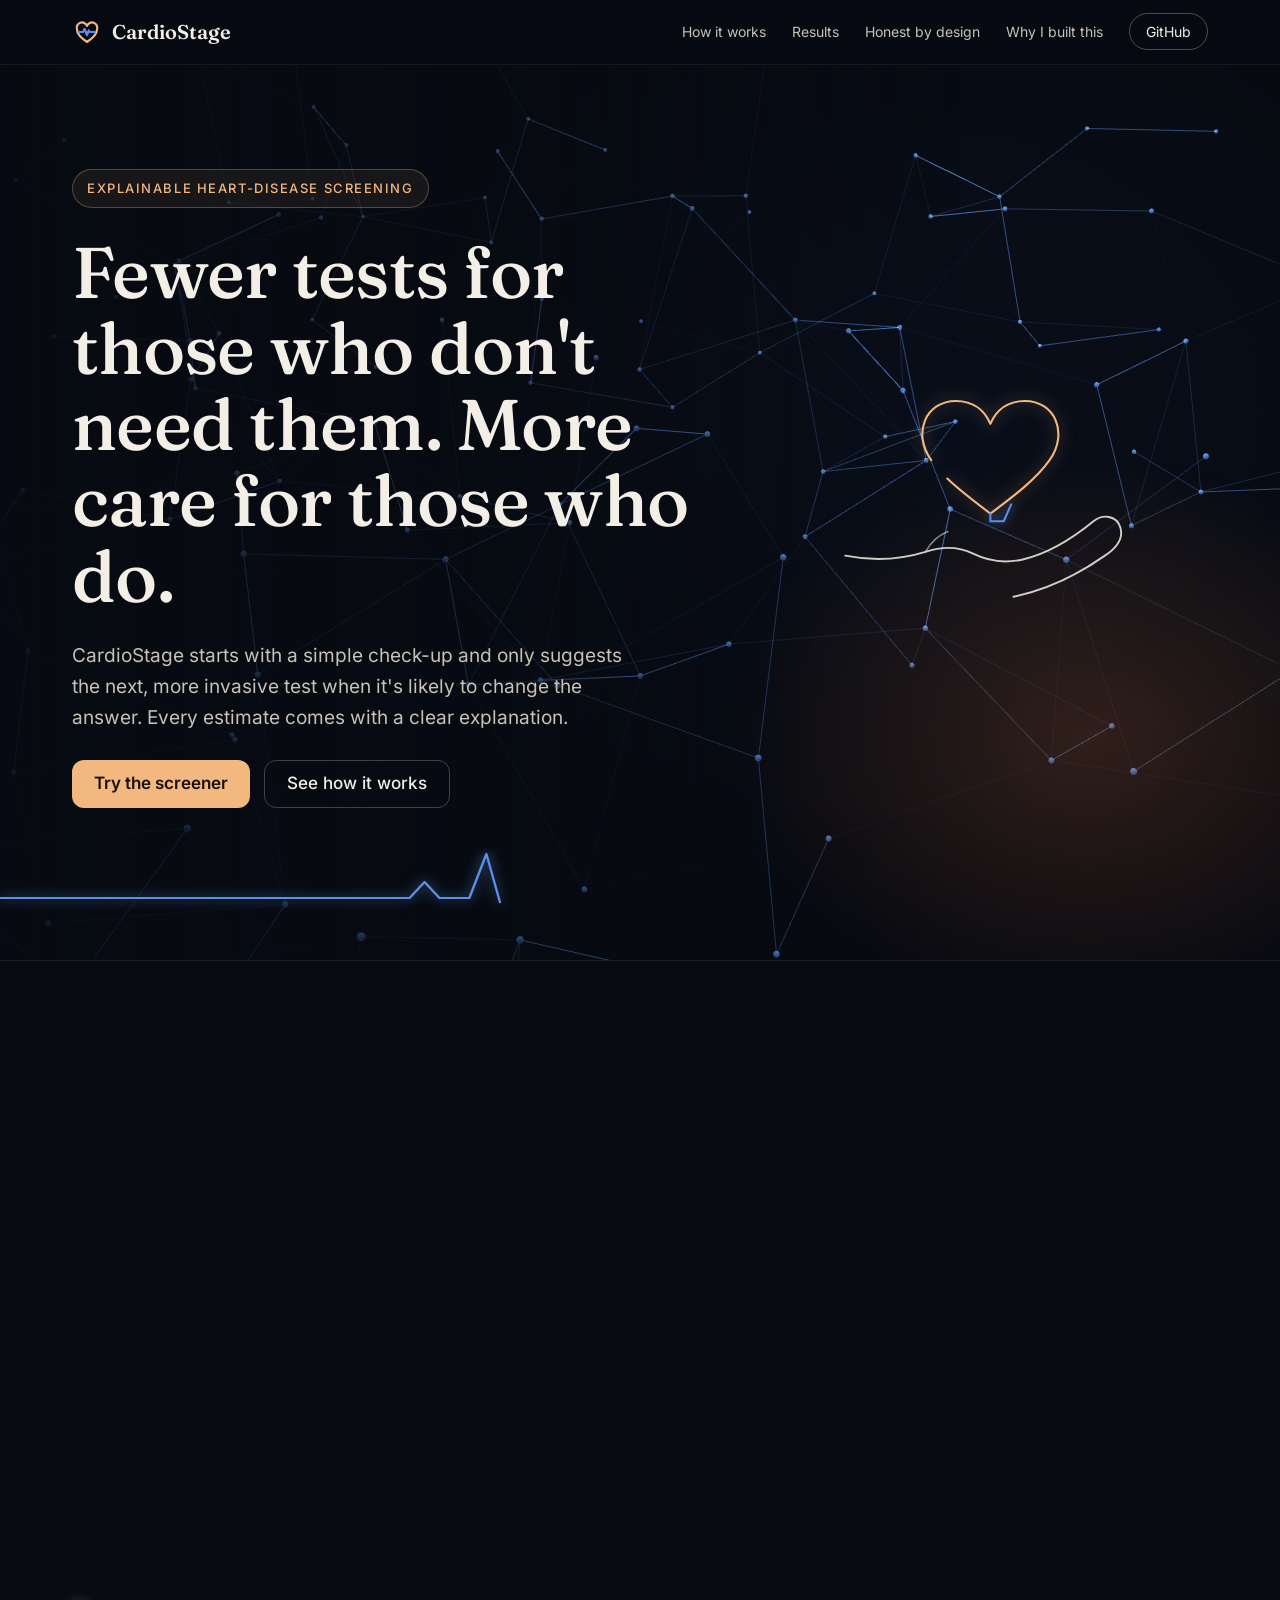
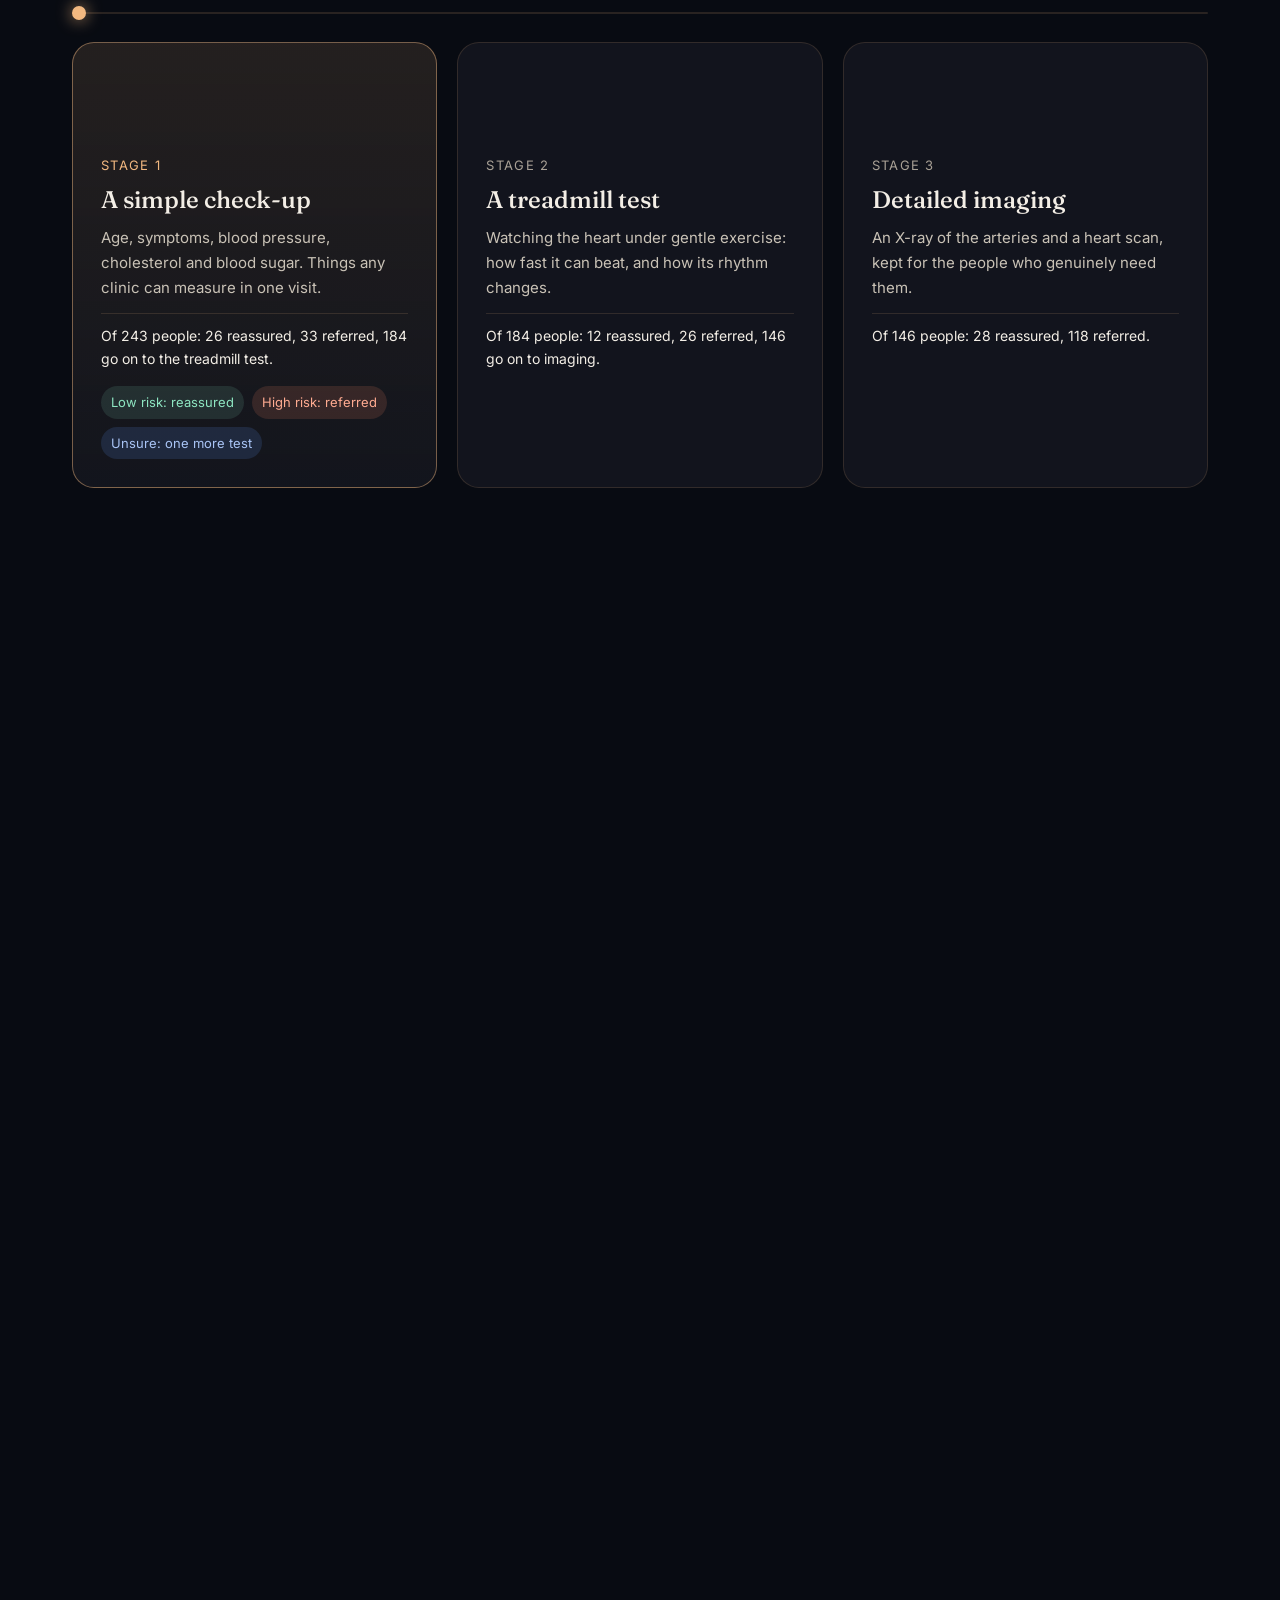
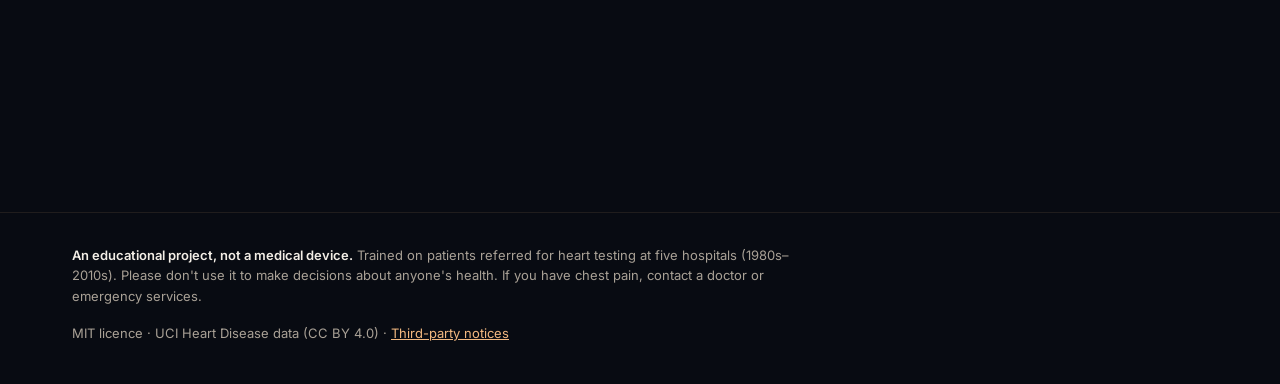
<file: site/index.html>
<!doctype html>
<html lang="en">
<head>
<meta charset="utf-8">
<meta name="viewport" content="width=device-width, initial-scale=1">
<!--
  Security: only this site's own files may load. No external scripts, fonts,
  styles or connections; no inline scripts or style attributes.
-->
<meta http-equiv="Content-Security-Policy" content="default-src 'self'; script-src 'self'; style-src 'self'; img-src 'self' data:; font-src 'self'; connect-src 'self'; object-src 'none'; base-uri 'none'; form-action 'none'">
<meta name="referrer" content="no-referrer">
<title>CardioStage · Staged, explainable heart-disease screening</title>
<meta name="description" content="CardioStage: an educational machine-learning project that screens for heart disease step by step, asking for invasive tests only when they're likely to change the answer.">
<link rel="icon" href="assets/img/favicon.svg" type="image/svg+xml">
<link rel="stylesheet" href="vendor/lenis.css">
<link rel="stylesheet" href="assets/css/site.css">
</head>
<body>
<a class="skip-link" href="#main">Skip to content</a>

<header class="nav">
  <div class="container nav__inner">
    <a class="brand" href="#top" aria-label="CardioStage, back to top">
      <svg class="brand__mark" viewBox="0 0 30 30" aria-hidden="true"><path class="ink-warm" d="M15 25c-6-4-10-8-10-12.5A5 5 0 0 1 15 9a5 5 0 0 1 10 3.5C25 17 21 21 15 25z"/><path class="ink-blue" d="M7 15h4l1.6-3 2.4 6 1.8-4.5 1 1.5H23"/></svg>
      <span>CardioStage</span>
    </a>
    <nav aria-label="Sections">
      <ul class="nav__links">
        <li><a href="#how">How it works</a></li>
        <li><a href="#results">Results</a></li>
        <li><a href="#honest">Honest by design</a></li>
        <li><a href="#why">Why I built this</a></li>
        <li><a class="pill" href="https://github.com/harshfiu/CardioStage">GitHub</a></li>
      </ul>
    </nav>
  </div>
</header>

<main id="main">
<!-- HERO -->
<section class="hero" id="top">
  <div class="hero__bg" id="hero-bg" aria-hidden="true"></div>
  <div class="hero__glow" aria-hidden="true"></div>
  <div class="container hero__inner">
    <div class="hero__copy">
      <span class="eyebrow eyebrow--pill">Explainable heart-disease screening</span>
      <h1 class="hero__title" id="hero-title">Fewer tests for those who don't need them. More care for those who do.</h1>
      <p class="lead">CardioStage starts with a simple check-up and only suggests the next, more invasive test when it's likely to change the answer. Every estimate comes with a clear explanation.</p>
      <div class="actions">
        <a class="btn btn--primary" href="#start">Try the screener</a>
        <a class="btn btn--ghost" href="#how">See how it works</a>
      </div>
    </div>
    <svg class="hero__art draw" viewBox="0 0 440 360" role="img" aria-label="Line drawing of a hand gently holding a heart, its outline continuing as a heartbeat line">
      <path class="ink-warm glow-warm" d="M150 150c-20-28 -6-62 26-62c18 0 30 10 36 24c6-14 18-24 36-24c32 0 46 34 26 62c-14 20-38 38-62 56c-24-18-48-36-62-56z"/>
      <path class="ink-light" d="M60 250c30 6 58 4 84 -4c18-6 34-6 50 2c16 8 34 10 52 6c26-6 52-22 74-40c10-8 24-6 28 6c4 12-4 22-16 30c-34 24-70 40-112 46c-40 6-80 2-120-8"/>
      <path class="ink-light ink-soft" d="M144 246c8-14 20-22 34-24c12-2 22 2 30 10"/>
      <path class="ink-blue glow-blue" d="M212 206 L212 214 L226 214 L234 196 L244 232 L254 206 L262 214 L300 214 C330 214 360 200 420 200"/>
    </svg>
  </div>
  <svg class="hero__ecg draw" viewBox="0 0 1200 80" preserveAspectRatio="none" aria-hidden="true">
    <path class="ink-blue glow-blue" d="M0 50 H360 L384 50 L398 34 L412 50 L440 50 L456 6 L474 74 L492 42 L506 50 H760 L784 50 L798 34 L812 50 L840 50 L856 6 L874 74 L892 42 L906 50 H1200"/>
  </svg>
</section>

<!-- HEADLINE NUMBERS -->
<section class="container stats" aria-label="Headline results">
  <div class="card stat reveal">
    <span class="stat__value"><span data-count="invasive_reduction" data-suffix="%">40%</span></span>
    <span class="stat__label">fewer invasive tests</span>
    <span class="stat__note">than giving everyone every test, while catching the same sick patients (cross-validation; 95% CI <span data-bind="invasive_ci">33–46%</span>)</span>
  </div>
  <div class="card stat reveal">
    <span class="stat__value"><span data-count="sealed_missed">0</span> of <span data-bind="sealed_sick">28</span></span>
    <span class="stat__label">sick patients missed</span>
    <span class="stat__note">on a test set kept sealed until the very end (exact 95% CI for recall: <span data-bind="sealed_recall_ci">87.7–100%</span>)</span>
  </div>
  <div class="card stat reveal">
    <span class="stat__value"><span data-bind="hospitals">5</span> hospitals</span>
    <span class="stat__label">learned from in version 2</span>
    <span class="stat__note">Cleveland, Hungary, Switzerland, VA Long Beach and Iran: the check-up model now learns from all of them</span>
  </div>
</section>

<!-- HOW IT WORKS (pinned on wide screens) -->
<section class="how" id="how">
  <div class="container how__inner">
    <div class="section-head reveal">
      <span class="eyebrow">How it works</span>
      <h2>One step at a time, the way a careful doctor would.</h2>
      <p class="lead lead--sm">Each stage asks only for what's needed. If the answer is already clear, you stop there.</p>
    </div>
    <div class="how__track" aria-hidden="true"><span class="how__line"></span><span class="how__dot"></span></div>
    <ol class="stages">
      <li class="card stage" data-stage="1">
        <svg class="stage__icon draw" viewBox="0 0 72 72" aria-hidden="true"><path class="ink-warm" d="M20 12v16a12 12 0 0 0 24 0V12"/><path class="ink-warm" d="M32 40v8a10 10 0 0 0 20 0v-6"/><circle class="ink-light" cx="52" cy="38" r="5"/><path class="ink-light" d="M16 12h8M40 12h8"/></svg>
        <span class="stage__num">Stage 1</span>
        <h3>A simple check-up</h3>
        <p>Age, symptoms, blood pressure, cholesterol and blood sugar. Things any clinic can measure in one visit.</p>
        <p class="stage__flow" data-flow="1">Of 243 people: 26 reassured, 33 referred, 184 go on to one more test.</p>
        <ul class="tags" aria-label="Possible outcomes">
          <li class="tag tag--clear">Low risk: reassured</li>
          <li class="tag tag--refer">High risk: referred</li>
          <li class="tag tag--next">Unsure: one more test</li>
        </ul>
      </li>
      <li class="card stage" data-stage="2">
        <svg class="stage__icon draw" viewBox="0 0 72 72" aria-hidden="true"><circle class="ink-light" cx="40" cy="14" r="5"/><path class="ink-light" d="M38 21l-6 14 8 6-4 14M32 35l-10 6M38 25l10 8"/><path class="ink-warm" d="M10 60h52l-4-6H14z"/></svg>
        <span class="stage__num">Stage 2</span>
        <h3>A treadmill test</h3>
        <p>Watching the heart under gentle exercise: how fast it can beat, and how its rhythm changes.</p>
        <p class="stage__flow" data-flow="2"></p>
      </li>
      <li class="card stage" data-stage="3">
        <svg class="stage__icon draw" viewBox="0 0 72 72" aria-hidden="true"><path class="ink-light" d="M36 16a20 20 0 1 1 -0.1 0"/><path class="ink-warm" d="M26 38c4-6 8-6 10 0s6 6 10 0"/><path class="ink-light" d="M10 64h52"/></svg>
        <span class="stage__num">Stage 3</span>
        <h3>Detailed imaging</h3>
        <p>An X-ray of the arteries and a heart scan, kept for the people who genuinely need them.</p>
        <p class="stage__flow" data-flow="3"></p>
      </li>
    </ol>
  </div>
</section>

<!-- RESULTS -->
<section class="container split" id="results">
  <div class="section-head reveal">
    <span class="eyebrow">Results</span>
    <h2>The same safety, with far fewer invasive tests.</h2>
    <p class="lead lead--sm">Both approaches are set to catch <span data-bind="target_recall">97%</span> of sick patients. CardioStage gets there while sparing about four in ten people the dye X-ray and the nuclear scan.</p>
  </div>
  <figure class="card chart reveal" id="chart-compare" aria-labelledby="compare-caption">
    <figcaption id="compare-caption" class="chart__caption">People needing invasive tests (<span data-bind="cv_patients">243</span> patients, predictions on unseen folds)</figcaption>
    <div class="bars" data-chart="compare"></div>
    <p class="chart__foot" data-bind="compare_foot"></p>
  </figure>
</section>

<section class="container" aria-labelledby="flow-title">
  <figure class="card chart reveal" id="chart-flow" aria-labelledby="flow-title">
    <figcaption><h3 class="chart__title" id="flow-title">Where people stop along the way</h3>
      <span class="chart__caption">Each bar is one stage: reassured, referred, or sent on to the next test.</span></figcaption>
    <div class="flow" data-chart="flow"></div>
    <ul class="legend" aria-label="Legend">
      <li><span class="swatch swatch--clear"></span>Reassured (low risk)</li>
      <li><span class="swatch swatch--refer"></span>Referred (high risk)</li>
      <li><span class="swatch swatch--next"></span>One more test</li>
    </ul>
  </figure>
</section>

<!-- HONEST BY DESIGN -->
<section class="container honest" id="honest">
  <div class="section-head reveal">
    <span class="eyebrow">Honest by design</span>
    <h2>A number you can understand, and trust.</h2>
  </div>
  <div class="grid-3">
    <div class="card feature reveal"><h3>It means what it says</h3><p>When CardioStage says 30%, about 30 in 100 such patients had heart disease. Typically within 3–5 points.</p></div>
    <div class="card feature reveal"><h3>It explains itself</h3><p>Every estimate shows which measurements raised or lowered it, in plain language.</p></div>
    <div class="card feature reveal"><h3>It's open about its limits</h3><p>It flags patients unlike anyone it learned from, and says plainly where it can go wrong.</p></div>
  </div>
  <figure class="card chart reveal" aria-labelledby="explain-title">
    <figcaption><h3 class="chart__title" id="explain-title">An example: why <span data-bind="example_risk">40%</span>?</h3>
      <span class="chart__caption">A 54-year-old man at the check-up stage. Starting from a typical patient's <span data-bind="example_base">61%</span>, each measurement nudges the estimate. Contributions in percentage points; they describe the model, not causes of disease.</span></figcaption>
    <div class="explain" data-chart="explain"></div>
  </figure>
</section>

<!-- TESTED BEYOND HOME -->
<section class="container section" aria-labelledby="hosp-title">
  <div class="section-head reveal">
    <span class="eyebrow">Tested beyond home</span>
    <h2 id="hosp-title">Version 1: trained in Cleveland, checked in three other hospitals.</h2>
    <p class="lead lead--sm">Ranking quality (ROC-AUC, 0.5 = coin flip, 1.0 = perfect) with 95% intervals. Hungary looks like Cleveland; VA Long Beach is harder; Switzerland had only 8 healthy patients, so we honestly can't tell.</p>
  </div>
  <figure class="card chart reveal" aria-label="ROC-AUC by hospital for the check-up and treadmill stages">
    <div class="hosp" data-chart="hospitals"></div>
    <ul class="legend" aria-label="Legend"><li><span class="swatch swatch--blue"></span>Check-up stage</li><li><span class="swatch swatch--warm"></span>+ Treadmill stage</li></ul>
  </figure>
</section>

<!-- VERSION 2 -->
<section class="container section" id="v2" aria-labelledby="v2-title">
  <div class="section-head reveal">
    <span class="eyebrow">Version 2</span>
    <h2 id="v2-title">Then we tested it on modern patients, and learned from them.</h2>
    <p class="lead lead--sm">On 303 patients from Iran (2010s), version 1 missed about a third of sick patients: it had learned from 1980s Cleveland that <em>typical angina</em> means low risk. Version 2's check-up model learns from all five hospitals. Same sealed-test patients for both versions below.</p>
  </div>
  <figure class="card chart reveal" aria-label="Check-up stage ROC-AUC per hospital on the sealed test, version 1 versus version 2">
    <div class="hosp" data-chart="v2"></div>
    <ul class="legend" aria-label="Legend"><li><span class="swatch swatch--blue"></span>Version 2 (five hospitals)</li><li><span class="swatch swatch--warm"></span>Version 1 (Cleveland only)</li></ul>
    <figcaption class="chart__caption">Ranking quality (ROC-AUC) with 95% intervals, 245 sealed-test patients. Overall: <strong data-bind="v1_auc">0.78</strong> → <strong data-bind="v2_auc">0.84</strong>. Sick patients wrongly reassured at the check-up: <strong data-bind="v1_cleared">9</strong> → <strong data-bind="v2_cleared">0</strong>.</figcaption>
  </figure>
  <ul class="limits__list v2__notes reveal">
    <li><strong>Typical angina, then and now:</strong> in Iran, <span data-bind="ta_actual">97%</span> of these patients were sick. Version 1 estimated <span data-bind="ta_v1">28%</span>, version 2 <span data-bind="ta_v2">81%</span>: much better, still somewhat low, so the app keeps its warning.</li>
    <li><strong>An honest weak spot:</strong> at VA Long Beach, version 2 ranks its 40 test patients worse than version 1 did. Version 1 was unusually lucky there; on hospitals neither version saw, both score about 0.70 at VA.</li>
    <li><strong>A flaw we caught and fixed:</strong> pooling first taught the model that lower cholesterol means more risk, because Iran's cholesterol is estimated, in a modern population. That value is now treated as not measured.</li>
    <li><strong>Two looks at the test:</strong> these numbers are a second look after that fix, so they're slightly optimistic. The first, unbiased look at the first version 2 was AUC <span data-bind="first_auc">0.84</span> with <span data-bind="first_cleared">1</span> sick patient wrongly reassured.</li>
  </ul>
</section>

<!-- VS CHATBOTS -->
<section class="container section" id="chatbots" aria-labelledby="chatbots-title">
  <div class="section-head reveal">
    <span class="eyebrow">Why not just ask a chatbot?</span>
    <h2 id="chatbots-title">We asked two, on the same patients.</h2>
    <p class="lead lead--sm">The same 245 sealed-test patients and the same six check-up facts went to free ChatGPT and paid Claude (Opus 5.5), 14–15 patients per fresh chat, one try each. The prompt and every measure were published before any patient was sent.</p>
  </div>
  <figure class="card chart reveal" aria-label="ROC-AUC per hospital on the sealed test: CardioStage, paid Claude and free ChatGPT">
    <div class="hosp hosp--three" data-chart="chatbots"></div>
    <ul class="legend" aria-label="Legend"><li><span class="swatch swatch--blue"></span>CardioStage v2</li><li><span class="swatch swatch--warm"></span>Claude, paid (Opus 5.5)</li><li><span class="swatch swatch--grey"></span>ChatGPT, free</li></ul>
    <figcaption class="chart__caption">Ranking quality (ROC-AUC) with 95% intervals. Overall: CardioStage <strong data-bind="bot_cs_auc">0.84</strong>, Claude <strong data-bind="bot_claude_auc">0.85</strong>, ChatGPT <strong data-bind="bot_gpt_auc">0.76</strong>.</figcaption>
  </figure>
  <ul class="limits__list v2__notes reveal">
    <li><strong>Ranking:</strong> paid Claude ranked patients about as well as CardioStage (no clear difference). Free ChatGPT was clearly worse.</li>
    <li><strong>Honest percentages:</strong> both chatbots guessed too low across the board, about <span data-bind="bot_pred">50%</span> on average where <span data-bind="bot_actual">59%</span> were sick. CardioStage's calibration error was <span data-bind="bot_cs_ece">0.040</span>, the chatbots' about <span data-bind="bot_llm_ece">0.11</span>.</li>
    <li><strong>Safety:</strong> CardioStage reassured <span data-bind="bot_cs_cleared">11%</span> of patients and none were sick. Claude reassured fewer and included <span data-bind="bot_claude_missed">1</span> sick patient, ChatGPT <span data-bind="bot_gpt_missed">3</span>. Small numbers, but a chatbot's percentages come with no tested cut-off at all.</li>
    <li><strong>Where the chatbots win:</strong> on typical angina, CardioStage's known weak spot, both chatbots told sick from healthy better. Textbook knowledge helps exactly where 1980s data misled.</li>
    <li><strong>Read with care:</strong> free ChatGPT vs paid Claude, one try each, several patients per message. Claude did slightly better on Cleveland, a famous public dataset, than on Iran's: possibly memorised, not proven.</li>
  </ul>
</section>

<!-- LIMITATIONS -->
<section class="container" id="limits" aria-labelledby="limits-title">
  <div class="card limits reveal">
    <span class="eyebrow">What it can't do</span>
    <h2 id="limits-title">Limitations, stated plainly.</h2>
    <ul class="limits__list">
      <li><strong>Version 1 missed about a third of sick patients in a modern test (Iran).</strong> Version 2 learns from five hospitals and fixes most of that, but still somewhat underestimates "typical angina" (the app warns about it) and did worse than version 1 at VA Long Beach.</li>
      <li>Small, mostly old data: the check-up stage learned from 976 patients at five hospitals (1980s–2010s), the later stages from 243 patients at one US hospital in the 1980s.</li>
      <li>Everyone in the data was already referred for heart tests, so its patterns don't apply to the general public.</li>
      <li>Its decision thresholds were tuned on its training hospitals (the check-up stage on all five, the later stages in Cleveland); any new setting would need to check them again.</li>
      <li>The imaging stage couldn't be checked at other hospitals, which lacked that data.</li>
      <li>In version 1's testing, a woman with atypical chest pain was reassured too early, mirroring how heart disease in women is often under-recognised.</li>
    </ul>
  </div>
</section>

<!-- WHY I BUILT THIS -->
<section class="container" id="why" aria-labelledby="why-title">
  <div class="card why reveal">
    <svg class="why__art draw" viewBox="0 0 220 220" role="img" aria-label="Line drawing of an open notebook with a pencil sketching a heartbeat">
      <path class="ink-light" d="M30 60c26-10 52-10 80 4c28-14 54-14 80-4v110c-26-10-52-10-80 4c-28-14-54-14-80-4z"/>
      <path class="ink-light ink-soft" d="M110 64v110"/>
      <path class="ink-warm" d="M44 120h18l6-12 8 24 6-16 4 4h16"/>
      <path class="ink-blue" d="M150 150l34-60 10 6-34 60-12 6z"/>
    </svg>
    <div class="why__copy">
      <span class="eyebrow" id="why-title">Why I built this</span>
      <blockquote class="why__quote">
        <p>I built CardioStage as my first real dive into medicine, and I chose the heart because it demands more attention to detail than almost anything else. It was also the first time I'd challenged myself with a project where the people behind the data are real, and where every percentage truly matters. What surprised me most was how many factors can shift a heart-risk estimate, far more than I expected. This isn't a medical-grade tool, and I'm still learning both machine learning and medicine, but I gave it everything I had, and I'll keep improving it as I discover new methods and better ways to evaluate it.</p>
        <footer><strong>Harsh Gupta</strong> · builder of CardioStage</footer>
      </blockquote>
    </div>
  </div>
</section>

<!-- CTA -->
<section class="container" id="start" aria-labelledby="start-title">
  <div class="card cta reveal">
    <div>
      <h2 id="start-title">Try it yourself.</h2>
      <p>Use the online screener in your browser. It shows a short notice about privacy first, and if nobody has used it for a while it can take a minute or two to wake up. Or run your own copy, where nothing ever leaves your computer.</p>
    </div>
    <div class="actions">
      <a class="btn btn--primary" href="https://cardiostage.streamlit.app/" rel="noopener">Open the online screener</a>
      <a class="btn btn--ghost" href="https://github.com/harshfiu/CardioStage#quick-start">Run it on your computer</a>
      <a class="btn btn--ghost is-hidden" id="local-app" href="http://localhost:8501">Open the local app</a>
    </div>
  </div>
</section>
</main>

<footer class="site-footer">
  <div class="container site-footer__inner">
    <p><strong>An educational project, not a medical device.</strong> Trained on patients referred for heart testing at five hospitals (1980s–2010s). Please don't use it to make decisions about anyone's health. If you have chest pain, contact a doctor or emergency services.</p>
    <p>MIT licence · UCI Heart Disease data (CC BY 4.0) · <a href="licenses/NOTICES.html">Third-party notices</a></p>
  </div>
</footer>

<noscript><p class="noscript">This page works without JavaScript, but charts and animation need it. All results are also in the <a href="https://github.com/harshfiu/CardioStage">GitHub README</a>.</p></noscript>

<script src="assets/data/site-data.js"></script>
<script src="vendor/gsap.min.js"></script>
<script src="vendor/ScrollTrigger.min.js"></script>
<script src="vendor/DrawSVGPlugin.min.js"></script>
<script src="vendor/SplitText.min.js"></script>
<script src="vendor/lenis.min.js"></script>
<script src="vendor/three.min.js"></script>
<script src="vendor/vanta.net.min.js"></script>
<script src="assets/js/main.js"></script>
</body>
</html>
</file>
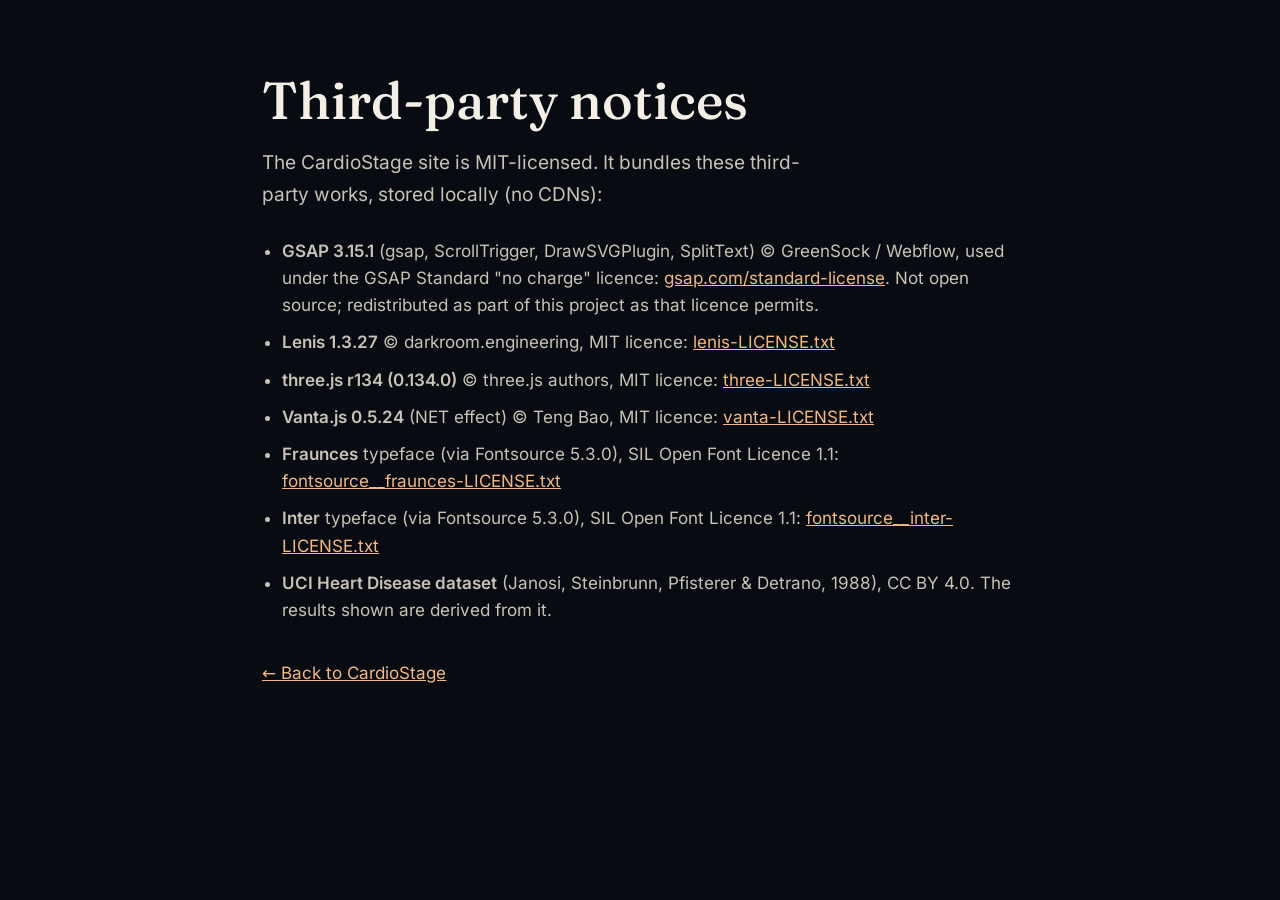
<file: site/licenses/NOTICES.html>
<!doctype html>
<html lang="en">
<head>
<meta charset="utf-8">
<meta name="viewport" content="width=device-width, initial-scale=1">
<meta http-equiv="Content-Security-Policy" content="default-src 'self'; style-src 'self'; object-src 'none'; base-uri 'none'">
<title>CardioStage · Third-party notices</title>
<link rel="stylesheet" href="../assets/css/site.css">
</head>
<body>
<main class="container notices">
<h1>Third-party notices</h1>
<p class="lead">The CardioStage site is MIT-licensed. It bundles these third-party works, stored locally (no CDNs):</p>
<ul class="limits__list">
<li><strong>GSAP 3.15.1</strong> (gsap, ScrollTrigger, DrawSVGPlugin, SplitText) © GreenSock / Webflow, used under the GSAP Standard "no charge" licence: <a href="https://gsap.com/standard-license">gsap.com/standard-license</a>. Not open source; redistributed as part of this project as that licence permits.</li>
<li><strong>Lenis 1.3.27</strong> © darkroom.engineering, MIT licence: <a href="lenis-LICENSE.txt">lenis-LICENSE.txt</a></li>
<li><strong>three.js r134 (0.134.0)</strong> © three.js authors, MIT licence: <a href="three-LICENSE.txt">three-LICENSE.txt</a></li>
<li><strong>Vanta.js 0.5.24</strong> (NET effect) © Teng Bao, MIT licence: <a href="vanta-LICENSE.txt">vanta-LICENSE.txt</a></li>
<li><strong>Fraunces</strong> typeface (via Fontsource 5.3.0), SIL Open Font Licence 1.1: <a href="fontsource__fraunces-LICENSE.txt">fontsource__fraunces-LICENSE.txt</a></li>
<li><strong>Inter</strong> typeface (via Fontsource 5.3.0), SIL Open Font Licence 1.1: <a href="fontsource__inter-LICENSE.txt">fontsource__inter-LICENSE.txt</a></li>
<li><strong>UCI Heart Disease dataset</strong> (Janosi, Steinbrunn, Pfisterer &amp; Detrano, 1988), CC BY 4.0. The results shown are derived from it.</li>
</ul>
<p><a href="../index.html">← Back to CardioStage</a></p>
</main>
</body>
</html>
</file>
<file: site/vendor/lenis.css>
html.lenis,
html.lenis body {
  height: auto;
}

.lenis:not(.lenis-autoToggle).lenis-stopped {
  overflow: clip;
}

.lenis [data-lenis-prevent],
.lenis [data-lenis-prevent-wheel],
.lenis [data-lenis-prevent-touch],
.lenis [data-lenis-prevent-vertical],
.lenis [data-lenis-prevent-horizontal] {
  overscroll-behavior: contain;
}

.lenis.lenis-smooth iframe {
  pointer-events: none;
}

.lenis.lenis-autoToggle {
  transition-property: overflow;
  transition-duration: 1ms;
  transition-behavior: allow-discrete;
}
</file>
<file: site/assets/css/site.css>
/* CardioStage landing site. Design tokens match docs/project/03-design-system.md. */

@font-face { font-family: "Fraunces"; src: url("../../fonts/fraunces-latin-400-normal.woff2") format("woff2"); font-weight: 400; font-display: swap; }
@font-face { font-family: "Fraunces"; src: url("../../fonts/fraunces-latin-500-normal.woff2") format("woff2"); font-weight: 500; font-display: swap; }
@font-face { font-family: "Fraunces"; src: url("../../fonts/fraunces-latin-600-normal.woff2") format("woff2"); font-weight: 600; font-display: swap; }
@font-face { font-family: "Inter"; src: url("../../fonts/inter-latin-400-normal.woff2") format("woff2"); font-weight: 400; font-display: swap; }
@font-face { font-family: "Inter"; src: url("../../fonts/inter-latin-500-normal.woff2") format("woff2"); font-weight: 500; font-display: swap; }
@font-face { font-family: "Inter"; src: url("../../fonts/inter-latin-600-normal.woff2") format("woff2"); font-weight: 600; font-display: swap; }

:root {
  --bg: #080B12;
  --surface: rgba(22, 24, 32, 0.78);
  --surface-solid: #14161D;
  --ink: #F3EEE6;          /* warm off-white text */
  --ink-2: #C9C2B6;        /* secondary text */
  --ink-3: #A9A196;        /* tertiary text / captions */
  --warm: #F2B880;         /* peach: primary actions, eyebrows */
  --warm-ink: #1A0F06;     /* text on peach */
  --blue: #5B8FE8;         /* heartbeat line, "lowers risk", healthy */
  --coral: #FF8A65;        /* risk, referred */
  --mint: #8EE6C2;         /* reassured */
  --line: rgba(242, 184, 128, 0.14);
  --line-strong: rgba(242, 184, 128, 0.36);
  --radius: 22px;
  --serif: "Fraunces", Georgia, "Times New Roman", serif;
  --sans: "Inter", system-ui, -apple-system, "Segoe UI", sans-serif;
  --max: 1200px;
  color-scheme: dark;
}

*, *::before, *::after { box-sizing: border-box; }
html { background: var(--bg); }
body { margin: 0; background: var(--bg); color: var(--ink); font-family: var(--sans); font-size: 17px; line-height: 1.6; -webkit-font-smoothing: antialiased; }
img, svg { display: block; max-width: 100%; }
a { color: var(--warm); }
a:hover { color: #F8D2AC; }
:focus-visible { outline: 2px solid var(--warm); outline-offset: 3px; border-radius: 6px; }
h1, h2, h3 { font-family: var(--serif); font-weight: 500; margin: 0; line-height: 1.12; }
h2 { font-size: clamp(32px, 4.2vw, 46px); }
h3 { font-size: 24px; }
p { margin: 0; }
.is-hidden { display: none !important; }

.container { max-width: var(--max); margin: 0 auto; padding: 0 32px; }
@media (max-width: 640px) { .container { padding: 0 16px; } }

.skip-link { position: absolute; left: -9999px; top: 8px; z-index: 100; background: var(--warm); color: var(--warm-ink); padding: 10px 16px; border-radius: 10px; }
.skip-link:focus { left: 16px; }

/* ---------- Navigation ---------- */
.nav { position: sticky; top: 0; z-index: 50; background: rgba(8, 11, 18, 0.72); backdrop-filter: blur(14px); -webkit-backdrop-filter: blur(14px); border-bottom: 1px solid rgba(242, 184, 128, 0.08); }
.nav__inner { display: flex; flex-wrap: wrap; gap: 12px 24px; align-items: center; justify-content: space-between; padding-top: 16px; padding-bottom: 16px; }
.brand { display: flex; align-items: center; gap: 10px; color: var(--ink); text-decoration: none; font-family: var(--serif); font-weight: 600; font-size: 20px; }
.brand__mark { width: 30px; height: 30px; }
.nav__links { list-style: none; display: flex; flex-wrap: wrap; gap: 8px 26px; align-items: center; margin: 0; padding: 0; font-size: 14px; }
.nav__links a { color: var(--ink-2); text-decoration: none; }
.nav__links a:hover { color: var(--ink); }
.nav__links .pill { color: var(--ink); padding: 9px 16px; border: 1px solid var(--line-strong); border-radius: 999px; }
@media (max-width: 760px) { .nav__links li:not(:last-child) { display: none; } }

/* ---------- Line-art strokes (SVG illustrations) ---------- */
.ink-warm, .ink-light, .ink-blue { fill: none; stroke-linecap: round; stroke-linejoin: round; }
.ink-warm { stroke: var(--warm); stroke-width: 2.2; }
.ink-light { stroke: var(--ink); stroke-opacity: 0.85; stroke-width: 2; }
.ink-soft { stroke-opacity: 0.55; stroke-width: 1.6; }
.ink-blue { stroke: var(--blue); stroke-width: 2.2; }
.glow-warm { filter: drop-shadow(0 0 8px rgba(242, 184, 128, 0.55)); }
.glow-blue { filter: drop-shadow(0 0 6px rgba(91, 143, 232, 0.85)); }

/* ---------- Hero ---------- */
.hero { position: relative; overflow: hidden; border-bottom: 1px solid rgba(242, 184, 128, 0.10); }
.hero__bg { position: absolute; inset: 0; background: radial-gradient(60% 70% at 72% 38%, rgba(29, 59, 120, 0.55), transparent 70%), var(--bg); }
.hero__bg canvas { opacity: 0.85; }
.hero__glow { position: absolute; inset: 0; pointer-events: none; background: radial-gradient(40% 45% at 85% 75%, rgba(138, 75, 42, 0.32), transparent 70%), linear-gradient(90deg, rgba(8, 11, 18, 0.92) 0%, rgba(8, 11, 18, 0.55) 45%, rgba(8, 11, 18, 0) 75%); }
.hero__inner { position: relative; display: flex; flex-wrap: wrap; gap: 40px; align-items: center; padding-top: 104px; padding-bottom: 40px; }
.hero__copy { flex: 1 1 520px; min-width: 0; display: flex; flex-direction: column; gap: 26px; }
.hero__title { font-size: clamp(40px, 5.6vw, 74px); line-height: 1.06; letter-spacing: -0.01em; }
.hero__art { flex: 0 1 420px; width: 420px; height: auto; }
.hero__ecg { position: relative; width: 100%; height: 80px; margin-bottom: 32px; }
@media (max-width: 900px) { .hero__art { margin: 0 auto; width: min(360px, 100%); } }

.eyebrow { display: inline-block; font-size: 13px; letter-spacing: 0.12em; text-transform: uppercase; color: var(--warm); font-weight: 500; }
.eyebrow--pill { align-self: flex-start; padding: 8px 14px; border: 1px solid rgba(242, 184, 128, 0.30); border-radius: 999px; background: rgba(242, 184, 128, 0.07); }
.lead { font-size: 19px; line-height: 1.65; color: var(--ink-2); max-width: 580px; }
.lead--sm { font-size: 17px; max-width: 680px; }

.actions { display: flex; flex-wrap: wrap; gap: 14px; }
.btn { display: inline-flex; align-items: center; justify-content: center; min-height: 48px; padding: 0 22px; border-radius: 12px; font-weight: 600; text-decoration: none; transition: transform 0.2s ease, background-color 0.2s ease, border-color 0.2s ease; }
.btn--primary { background: var(--warm); color: var(--warm-ink); }
.btn--primary:hover { background: #F6C899; color: var(--warm-ink); transform: translateY(-1px); }
.btn--ghost { color: var(--ink); border: 1px solid rgba(243, 238, 230, 0.24); font-weight: 500; }
.btn--ghost:hover { color: var(--ink); border-color: var(--warm); }

/* ---------- Cards & sections ---------- */
.card { background: var(--surface); border: 1px solid var(--line); border-radius: var(--radius); }
section { scroll-margin-top: 80px; }
.section-head { display: flex; flex-direction: column; gap: 12px; max-width: 760px; margin-bottom: 32px; }

.stats { display: grid; grid-template-columns: repeat(auto-fit, minmax(240px, 1fr)); gap: 20px; padding-top: 64px; padding-bottom: 32px; }
.stat { padding: 28px; display: flex; flex-direction: column; gap: 8px; }
.stat__value { font-family: var(--serif); font-size: 54px; line-height: 1.05; font-variant-numeric: tabular-nums; }
.stat__label { font-weight: 500; }
.stat__note { font-size: 14px; color: var(--ink-3); line-height: 1.55; }

.how { padding: 96px 0 72px; }
.how__inner { position: relative; }
.how__track { position: relative; height: 2px; margin: 8px 0 28px; background: rgba(242, 184, 128, 0.14); border-radius: 2px; }
.how__line { position: absolute; left: 0; top: 0; height: 2px; width: 0; background: linear-gradient(90deg, var(--blue), var(--warm)); border-radius: 2px; }
.how__dot { position: absolute; top: -6px; left: 0; width: 14px; height: 14px; border-radius: 50%; background: var(--warm); box-shadow: 0 0 16px rgba(242, 184, 128, 0.8); }
.stages { list-style: none; margin: 0; padding: 0; display: grid; grid-template-columns: repeat(auto-fit, minmax(290px, 1fr)); gap: 20px; }
.stage { padding: 28px; display: flex; flex-direction: column; gap: 12px; transition: border-color 0.4s ease, background 0.4s ease, opacity 0.4s ease; }
.stage.is-active { border-color: rgba(242, 184, 128, 0.45); background: linear-gradient(180deg, rgba(242, 184, 128, 0.12), var(--surface)); }
.stage__icon { width: 72px; height: 72px; }
.stage__num { font-size: 13px; letter-spacing: 0.1em; text-transform: uppercase; color: var(--ink-3); }
.stage.is-active .stage__num { color: var(--warm); }
.stage p { color: var(--ink-2); font-size: 15px; line-height: 1.65; }
.stage__flow { font-size: 14px !important; color: var(--ink) !important; padding-top: 10px; border-top: 1px solid var(--line); }
.tags { list-style: none; margin: 4px 0 0; padding: 0; display: flex; flex-wrap: wrap; gap: 8px; }
.tag { font-size: 13px; padding: 6px 10px; border-radius: 999px; }
.tag--clear { background: rgba(142, 230, 194, 0.12); color: var(--mint); }
.tag--refer { background: rgba(255, 138, 101, 0.14); color: #FFAB91; }
.tag--next { background: rgba(91, 143, 232, 0.16); color: #A9C4F5; }

.split { display: grid; grid-template-columns: repeat(auto-fit, minmax(min(420px, 100%), 1fr)); gap: 28px; align-items: center; padding-top: 72px; padding-bottom: 28px; }
.split .section-head { margin-bottom: 0; }

/* ---------- Charts ---------- */
.chart { margin: 0; padding: 30px; display: flex; flex-direction: column; gap: 20px; }
.chart__title { font-size: 24px; margin-bottom: 6px; }
.chart__caption { font-size: 14px; color: var(--ink-3); line-height: 1.55; }
.chart__foot { font-size: 14px; color: var(--ink-3); padding-top: 12px; border-top: 1px solid var(--line); }
.chart__foot strong { color: var(--ink); }

.bars { display: flex; flex-direction: column; gap: 20px; }
.bar__row { display: flex; flex-direction: column; gap: 8px; }
.bar__head { display: flex; justify-content: space-between; gap: 12px; font-size: 15px; }
.bar__value { font-family: var(--serif); font-size: 18px; font-variant-numeric: tabular-nums; }
.bar__value--warm { color: var(--warm); }
.bar__track { height: 14px; border-radius: 999px; background: rgba(185, 178, 166, 0.14); overflow: hidden; }
.bar__fill { height: 100%; border-radius: 999px; background: #6B6660; transform-origin: left center; }
.bar__fill--brand { background: linear-gradient(90deg, var(--blue), var(--warm)); box-shadow: 0 0 16px rgba(242, 184, 128, 0.4); }

.flow { display: flex; flex-direction: column; gap: 16px; }
.flow__row { display: grid; grid-template-columns: 210px 1fr; gap: 16px; align-items: center; }
.flow__label { font-size: 14px; color: var(--ink-2); }
.flow__label strong { display: block; color: var(--ink); font-weight: 500; }
.flow__bar { display: flex; height: 34px; border-radius: 10px; overflow: hidden; gap: 2px; }
.flow__seg { display: flex; align-items: center; justify-content: center; font-size: 13px; font-weight: 600; color: var(--warm-ink); min-width: 0; transform-origin: left center; }
.flow__seg--clear { background: var(--mint); }
.flow__seg--refer { background: var(--coral); }
.flow__seg--next { background: rgba(91, 143, 232, 0.55); color: var(--ink); }
@media (max-width: 640px) { .flow__row { grid-template-columns: 1fr; gap: 6px; } }

.legend { list-style: none; margin: 0; padding: 0; display: flex; flex-wrap: wrap; gap: 8px 22px; font-size: 13px; color: var(--ink-3); }
.legend li { display: flex; align-items: center; gap: 8px; }
.swatch { width: 12px; height: 12px; border-radius: 3px; }
.swatch--clear { background: var(--mint); }
.swatch--refer { background: var(--coral); }
.swatch--next { background: rgba(91, 143, 232, 0.55); }
.swatch--blue { background: var(--blue); border-radius: 50%; }
.swatch--warm { background: var(--warm); border-radius: 50%; }

.honest { padding-top: 72px; }
.grid-3 { display: grid; grid-template-columns: repeat(auto-fit, minmax(260px, 1fr)); gap: 20px; margin-bottom: 20px; }
.feature { padding: 26px; display: flex; flex-direction: column; gap: 10px; }
.feature h3 { font-size: 22px; }
.feature p { color: var(--ink-2); font-size: 15px; line-height: 1.65; }

/* label | bar | value: the value has its own column so it never collides with labels */
.explain { display: grid; grid-template-columns: minmax(180px, 320px) 1fr 52px; gap: 10px 14px; align-items: center; font-size: 14px; }
.explain__label { text-align: right; color: var(--ink); }
.explain__label span { color: var(--ink-3); }
.explain__track { position: relative; height: 22px; }
.explain__axis { position: absolute; left: 50%; top: -4px; bottom: -4px; width: 1px; background: rgba(243, 238, 230, 0.35); }
.explain__bar { position: absolute; top: 2px; height: 18px; border-radius: 5px; }
.explain__bar--down { right: 50%; background: var(--blue); transform-origin: right center; }
.explain__bar--up { left: 50%; background: var(--coral); transform-origin: left center; }
.explain__num { font-size: 13px; color: var(--ink-2); font-variant-numeric: tabular-nums; text-align: right; }
@media (max-width: 640px) { .explain { grid-template-columns: 1fr 48px; } .explain__label { grid-column: 1 / -1; text-align: left; } }

.section { padding-top: 88px; }

.hosp { display: flex; flex-direction: column; gap: 18px; }
.hosp__row { display: grid; grid-template-columns: 230px 1fr; gap: 16px; align-items: center; }
.hosp__name { font-size: 15px; }
.hosp__name span { display: block; font-size: 13px; color: var(--ink-3); }
.hosp__plot { position: relative; height: 40px; border-left: 1px dashed rgba(243, 238, 230, 0.2); }
.hosp__grid { position: absolute; top: 0; bottom: 0; width: 1px; background: rgba(243, 238, 230, 0.07); }
.hosp__ci { position: absolute; height: 2px; border-radius: 2px; }
.hosp__pt { position: absolute; width: 12px; height: 12px; margin-left: -6px; border-radius: 50%; }
.hosp__ci--s1, .hosp__pt--s1 { background: var(--blue); }
.hosp__ci--s2, .hosp__pt--s2 { background: var(--warm); }
.hosp__ci--s1 { top: 13px; } .hosp__pt--s1 { top: 8px; }
.hosp__ci--s2 { top: 29px; } .hosp__pt--s2 { top: 24px; }
.hosp__ci--s3, .hosp__pt--s3 { background: var(--ink-3); }
.hosp--three .hosp__plot { height: 56px; }
.hosp__ci--s3 { top: 45px; } .hosp__pt--s3 { top: 40px; }
.swatch--grey { background: var(--ink-3); border-radius: 50%; }
.hosp__axis { display: grid; grid-template-columns: 230px 1fr; gap: 16px; font-size: 12px; color: var(--ink-3); }
.hosp__ticks { position: relative; height: 16px; }
.hosp__ticks span { position: absolute; transform: translateX(-50%); }
@media (max-width: 640px) { .hosp__row, .hosp__axis { grid-template-columns: 1fr; gap: 6px; } }

.limits { margin-top: 72px; padding: 40px; display: flex; flex-direction: column; gap: 14px; }
.limits__list { margin: 8px 0 0; padding-left: 20px; color: var(--ink-2); display: flex; flex-direction: column; gap: 10px; }

.why { margin-top: 72px; padding: 48px; display: flex; flex-wrap: wrap; gap: 40px; align-items: center; background: linear-gradient(160deg, rgba(242, 184, 128, 0.10), rgba(22, 24, 32, 0.85) 55%); border-color: rgba(242, 184, 128, 0.22); }
.why__art { flex: 0 0 200px; width: 200px; }
.why__copy { flex: 1 1 520px; min-width: 0; display: flex; flex-direction: column; gap: 16px; }
.why__quote { margin: 0; }
.why__quote p { font-family: var(--serif); font-size: 22px; line-height: 1.6; }
.why__quote footer { margin-top: 16px; font-size: 15px; color: var(--ink-3); }
.why__quote footer strong { color: var(--ink); font-weight: 600; }
@media (max-width: 640px) { .why, .limits, .cta { padding: 28px; } .why__quote p { font-size: 19px; } }

.cta { margin: 40px auto 96px; padding: 44px; display: flex; flex-wrap: wrap; gap: 28px; align-items: center; justify-content: space-between; border-color: rgba(242, 184, 128, 0.22); }
.cta h2 { font-size: clamp(28px, 3.4vw, 38px); margin-bottom: 8px; }
.cta p { color: var(--ink-2); }

.site-footer { border-top: 1px solid rgba(242, 184, 128, 0.10); }
.site-footer__inner { display: flex; flex-wrap: wrap; gap: 16px 32px; justify-content: space-between; padding-top: 32px; padding-bottom: 40px; font-size: 13px; color: var(--ink-3); line-height: 1.6; }
.site-footer__inner p:first-child { max-width: 760px; }
.site-footer strong { color: var(--ink); }
.noscript { max-width: var(--max); margin: 0 auto 24px; padding: 0 32px; color: var(--ink-3); font-size: 14px; }

/* SplitText word masks (GSAP adds the wrappers) */
.hero__title .word { display: inline-block; }

/* ---------- Reduced motion: no smooth scroll, no transitions ---------- */
@media (prefers-reduced-motion: reduce) {
  *, *::before, *::after { transition: none !important; animation: none !important; scroll-behavior: auto !important; }
}

/* Third-party notices page */
.notices { padding-top: 72px; padding-bottom: 96px; max-width: 820px; }
.notices h1 { font-family: "Fraunces", Georgia, serif; font-weight: 500; font-size: clamp(34px, 5vw, 52px); line-height: 1.1; margin: 0 0 18px; }
.notices .lead { margin-bottom: 28px; }
.notices .limits__list { margin-bottom: 36px; }
.notices a { color: var(--warm); }

/* Version 2 notes under the comparison chart */
.v2__notes { margin-top: 24px; }
</file>
